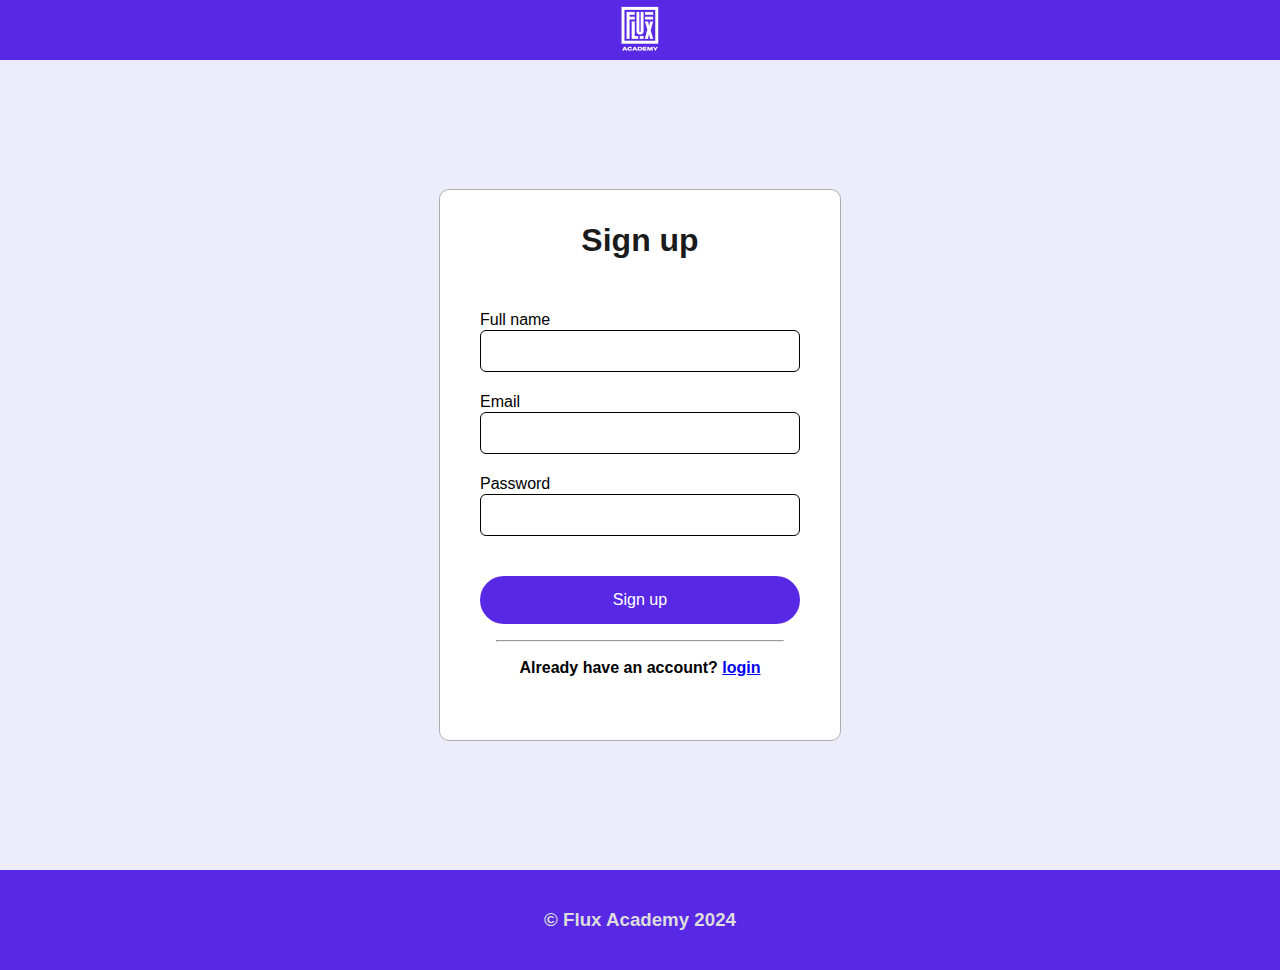
<file: html and css/create.html>
<!DOCTYPE html>
<html lang="en">
  <head>
    <meta charset="UTF-8" />
    <meta name="viewport" content="width=device-width, initial-scale=1.0" />
    <title>Document</title>
    <link rel="stylesheet" href="create.css" />
  </head>
  <body>
    <header class="d-flex">
      <img src="/images/convert.png" alt="Not found" />
    </header>
    <section class="d-flex">
      <div class="container">
        <h3 class="sign-up">Sign up</h3>

        <div class="input-feilds">
          <label for="name">Full name</label>
          <input type="name" placeholder="" /> <br />
          <label for="email">Email</label>
          <input type="email" /> <br>
          <label for="Password">Password</label>
          <input type="password"  title="Atleast use 6 characters" />

          
        </div>
        <div class="log-but">
          <button>Sign up</button>
          <hr style="margin: 5%" />
        </div>
        <div class="need">
          <h4>Already have an account? <a href="login.html"> login</a></h4>
        </div>
      </div>
    </section>
    <footer class="d-flex">
      <h3>© Flux Academy 2024</h3>
    </footer>
  </body>
</html>
</file>
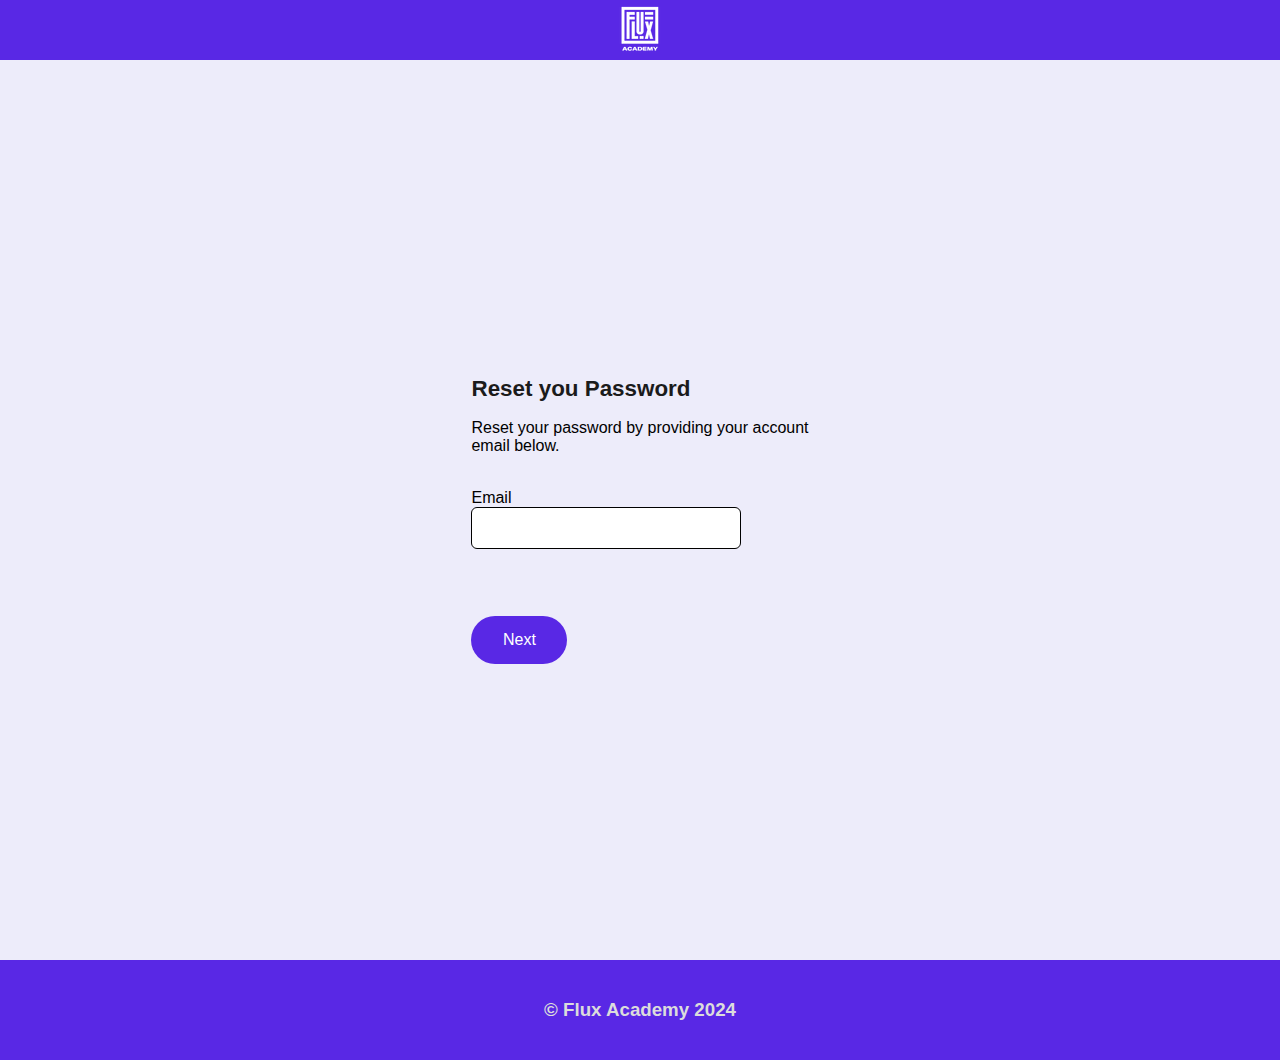
<file: html and css/forgott.html>
<!DOCTYPE html>
<html lang="en">
  <head>
    <meta charset="UTF-8" />
    <meta name="viewport" content="width=device-width, initial-scale=1.0" />
    <title>Document</title>
    <link rel="stylesheet" href="forgott.css" />
  </head>
  <body>
    <header class="d-flex">
      <img src="/images/convert.png" alt="Not found" />
    </header>
    <section class="d-flex">
      <div class="container">
        <h5 class="Reset">Reset you Password</h5>
        <p class="reset-text">
          Reset your password by providing your account <br />
          email below.
        </p>

        <div class="input-feilds">
          <label for="email">Email</label>
          <input type="email" placeholder=""  required >
        </div>
        <div class="log-but">
          <button>Next</button>
        </div>
      </div>
    </section>
    <footer class="d-flex">
      <h3>© Flux Academy 2024</h3>
    </footer>
  </body>
</html>
</file>
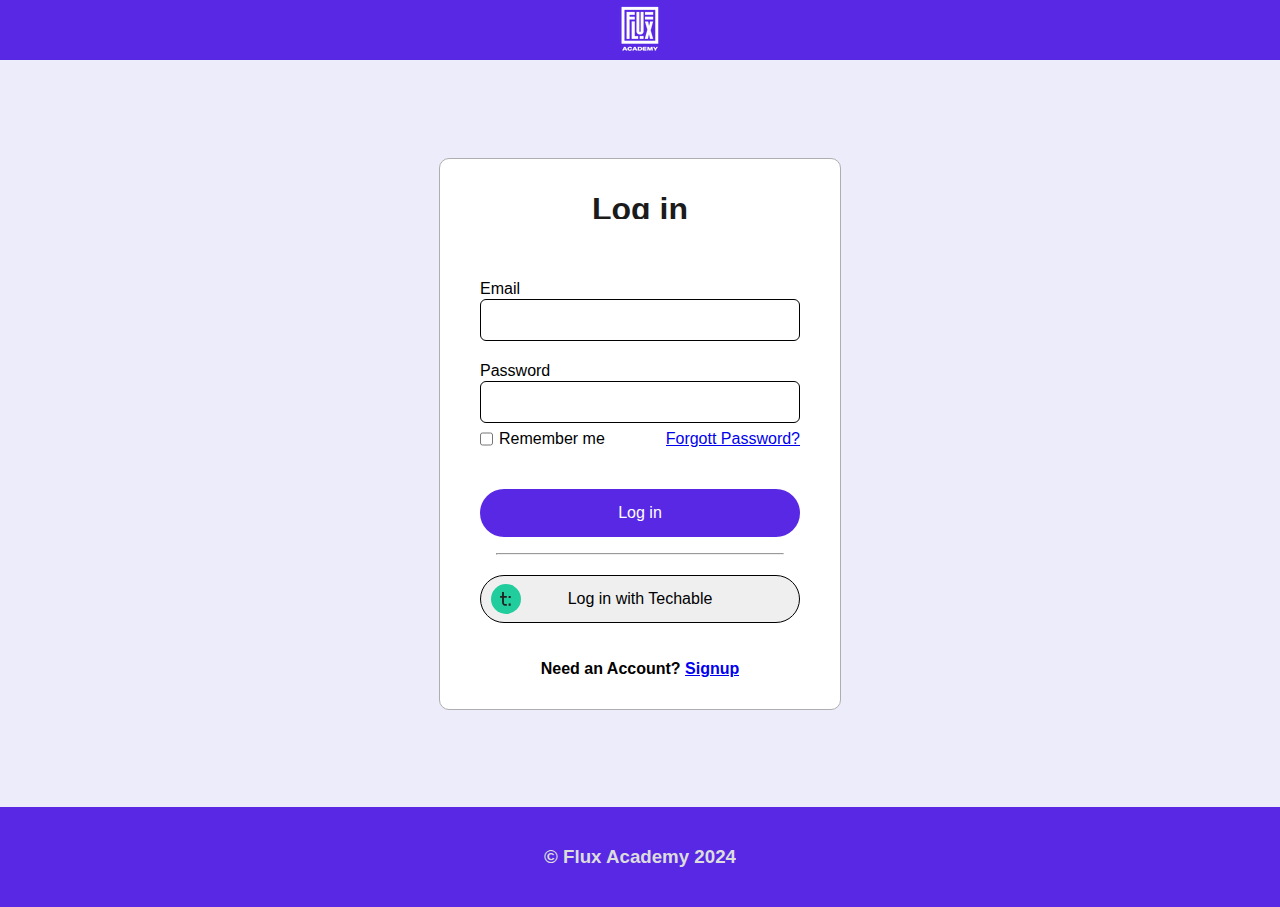
<file: html and css/login.html>
<!DOCTYPE html>
<html lang="en">
  <head>
    <meta charset="UTF-8" />
    <meta name="viewport" content="width=device-width, initial-scale=1.0" />
    <title>Document</title>
    <link rel="stylesheet" href="login.css" />
  </head>
  <body>
    <header class="d-flex">
      <img src="/images/convert.png" alt="Not found" />
    </header>
    <section class="d-flex">
      <div class="container">
        <h3 class="log-in">Log in</h3>

        <div class="input-feilds">
          <label for="email">Email</label>
          <input type="email" placeholder="" /> <br>
          <label for="Password">Password</label>
          <input type="password" />

          <div class="main">
            <div class="check">
              <label for="">Remember me</label>
              <input type="checkbox" name="" id="" />
            </div>

            <div class="Forgott">
              <a href="forgott.html">Forgott Password?</a>
            </div>

          </div>
          
        </div>
        <div class="log-but">
            <button>Log in</button>
            <hr style="margin: 5%;">
          </div> 
          
          <div class="log-with">
            <button>Log in with Techable
            </button>
          </div>
         <div class="need">
            <h4>Need an Account? <a href="signup.html">Signup</a> </h4>
         </div>
      </div>
    </section>
    <footer class="d-flex">
        <h3>© Flux Academy 2024</h3>
    </footer>
  </body>
</html>
</file>
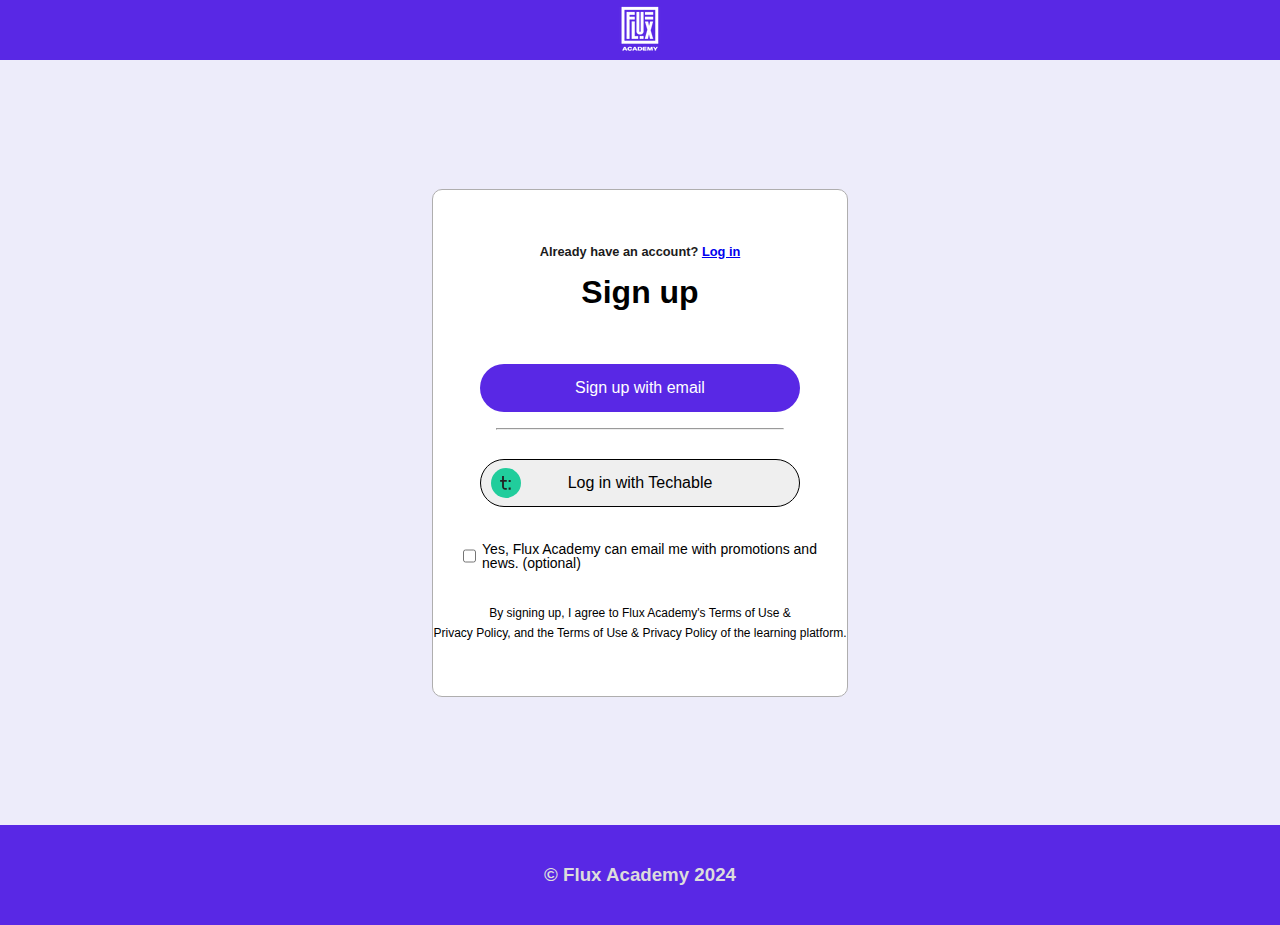
<file: html and css/signup.html>
<!DOCTYPE html>
<html lang="en">
  <head>
    <meta charset="UTF-8" />
    <meta name="viewport" content="width=device-width, initial-scale=1.0" />
    <title>Document</title>
    <link rel="stylesheet" href="signup.css" />
  </head>
  <body>
    <header class="d-flex">
      <img src="/images/convert.png" alt="Not found" />
    </header>
    <section class="d-flex">
      <div class="container">
        <h3 class="Sign-up">
          Already have an account? <a href="login.html">Log in</a>
        </h3>
        <h1 style="padding-top: 5%; font-size: 2rem">Sign up</h1>

        <div class="input-feilds"></div>
        <div class="log-but">
          <form action="create.html">
            <button>Sign up with email</button>
          </form>
          <hr style="margin: 5%" />
        </div>

        <div class="log-with">
          <button>Log in with Techable</button>
        </div>

        <div class="main">
          <div class="check">
            <label for=""
              >Yes, Flux Academy can email me with promotions and <br />
              news. (optional)</label
            >
            <input type="checkbox" name="" id="" />
          </div>
        </div>

        <div class="policy">
          <p>
            By signing up, I agree to Flux Academy's Terms of Use & <br />
            Privacy Policy, and the Terms of Use & Privacy Policy of the
            learning platform.
          </p>
        </div>
      </div>
    </section>
    <footer class="d-flex">
      <h3>© Flux Academy 2024</h3>
    </footer>
  </body>
</html>
</file>
<file: html and css/create.css>
* {
    margin: 0;
    padding: 0;
  }
  .d-flex {
    display: flex;
    justify-content: center;
    align-items: center;
  }
  body {
    background: #edecfa;
    font-family: "Gill Sans", "Gill Sans MT", Calibri, "Trebuchet MS", sans-serif;
  }
  header {
    background-color: #5928e5;
    margin: auto;
  }
  section {
    height: 90vh;
    line-height: 20px;
  }
  .container {
    height: 550px;
    width: 400px;
    border: 1px solid rgb(175, 174, 174);
    background-color: rgb(255, 255, 255);
    border-radius: 10px;
    display: flex;
    flex-direction: column;
    align-items: center;
  }
  .sign-up {
    padding-top: 10%;
    font-size: 2rem;
    font-family: Arial, Helvetica, sans-serif;
    color: rgb(27, 27, 27);
  }
  input[type="email"] {
    height: 40px;
    font-size: 16px;
    padding-left: 3%;
    border-radius: 6px;
    border: 1px solid black;
    transition: all 0.2s ease-in;
    &:focus {
      outline: 1px solid #5928e5;
    }
  }
  input[type="Password"] {
    height: 40px;
    font-size: 16px;
    padding-left: 3%;
    border-radius: 6px;
    border: 1px solid black;
    transition: all 0.2s ease-in;
    &:focus {
      outline: 1px solid #5928e5;
    }
  }
  input[type="name"] {
    height: 40px;
    font-size: 16px;
    padding-left: 3%;
    border-radius: 6px;
    border: 1px solid black;
    transition: all 0.2s ease-in;
    &:focus {
      outline: 1px solid #5928e5;
    }
  }
  .input-feilds {
    display: flex;
    flex-direction: column;
    width: 80%;
    padding-top: 15%;
  }
  .log-but button {
    width: 20rem;
    height: 3rem;
    border-radius: 100px;
    font-size: 1rem;
    background-color: #5928e5;
    border: none;
    color: white;
    &:hover {
      background-color: white;
      color: #5928e5;
      border: 1px solid #5928e5;
    }
    &:active {
      background-color: #5928e5;
      color: white;
    }
  }
  .log-but {
    padding-top: 10%;
  }
 
  footer {
    height: 100px;
    background-color: #5928e5;
    color: gainsboro;
  }
  @media  screen and (max-width: 600px) {
    .container{
      border: 0px ;
      background-color: transparent;
    }
    .log-but button{
    width: 200px;
    }
  }
</file>
<file: html and css/forgott.css>
* {
  margin: 0;
  padding: 0;
}
.d-flex {
  display: flex;
  justify-content: center;
  align-items: center;
}
body {
  background: #edecfa;
  font-family: "Gill Sans", "Gill Sans MT", Calibri, "Trebuchet MS", sans-serif;
}
header {
  background-color: #5928e5;
  margin: auto;
}
section {
  height: 100vh;

}
.reset .container {
  height: 350px;
  width: 372px;
  border: 1px solid rgb(255, 0, 0);
  background-color: rgb(255, 255, 255);
  display: flex;
  flex-direction: column;
  align-items: center;
}
.Reset {
  padding-top: 6%;
  font-size: 1.4rem;
  font-family: Arial, Helvetica, sans-serif;
  color: rgb(27, 27, 27);
}
.reset-text {
  padding-top: 5%;
}
input[type="email"] {
  height: 40px;
  font-size: 16px;
  padding-left: 3%;
  border-radius: 6px;
  border: 1px solid black;
  transition: all 0.2s ease-in;
  &:focus {
    outline: 1px solid #5928e5;
  }
}
.input-feilds {
  display: flex;
  flex-direction: column;
  width: 80%;
  padding-top: 10%;
}
.log-but button {
  width: 6rem;
  height: 3rem;
  border-radius: 100px;
  font-size: 1rem;
  background-color: #5928e5;
  border: none;
  color: white;
  &:hover {
    background-color: white;
    color: #5928e5;
    border: 1px solid #5928e5;
  }
  &:active {
    background-color: #5928e5;
    color: white;
  }
}
.log-but {
  padding-top: 20%;
}
footer {
  height: 100px;
  background-color: #5928e5;
  color: gainsboro;
}
</file>
<file: html and css/login.css>
* {
  margin: 0;
  padding: 0;
  overflow: hidden;
}
.d-flex {
  display: flex;
  justify-content: center;
  align-items: center;
}
body {
  background: #edecfa;
  font-family: "Gill Sans", "Gill Sans MT", Calibri, "Trebuchet MS", sans-serif;
}
header {
  background-color: #5928e5;
  margin: auto;
}
section {
  height: 83vh;
  line-height: 20px;
}
.container {
  height: 550px;
  width: 400px;
  border: 1px solid rgb(175, 174, 174);
  background-color: rgb(255, 255, 255);
  border-radius: 10px;
  display: flex;
  flex-direction: column;
  align-items: center;
}
.log-in {
  padding-top: 10%;
  font-size: 2rem;
  font-family: Arial, Helvetica, sans-serif;
  color: rgb(27, 27, 27);
}
input[type="email"] {
  height: 40px;
  font-size: 16px;
  padding-left: 3%;
  border-radius: 6px;
  border: 1px solid black;
  transition: all 0.2s ease-in;
  &:focus {
    outline: 1px solid #5928e5;
  }
}
input[type="Password"] {
  height: 40px;
  font-size: 16px;
  padding-left: 3%;
  border-radius: 6px;
  border: 1px solid black;
  transition: all 0.2s ease-in;
  &:focus {
    outline: 1px solid #5928e5;
  }
}
.check {
  display: flex;
  flex-direction: row-reverse;
  align-self: flex-start;
  padding-top: 2%;
  gap: 6px;
}
.Forgott {
  flex-direction: row;
  align-self: flex-end;
}

.main {
  display: flex;
  justify-content: space-between;
}
.input-feilds {
  display: flex;
  flex-direction: column;
  width: 80%;
  padding-top: 15%;
}
.log-but button {
  width: 20rem;
  height: 3rem;
  border-radius: 100px;
  font-size: 1rem;
  background-color: #5928e5;
  border: none;
  color: white;
  &:hover {
    background-color: white;
    color: #5928e5;
    border: 1px solid #5928e5;
  }
  &:active {
    background-color: #5928e5;
    color: white;
  }
}
.log-but {
  padding-top: 10%;
}
.log-with button {
  width: 20rem;
  height: 3rem;
  border-radius: 100px;
  font-size: 1rem;
  border: 1px solid black;
  background-image: url(/images/te.svg);
  background-size: 30px;
  background-repeat: no-repeat;
  background-position: 10px;
  &:hover{
    background-color: white;
  }
  &:active {
    background-color: gainsboro;
    color: rgb(0, 0, 0);
  }
}
.log-with {
  padding-top: 1%;
}
.need {
  padding-top: 9%;
}
footer {
  height: 100px;
  background-color: #5928e5;
  color: gainsboro;
}
@media  screen and (max-width: 600px) {
  .container{
    border: 0px ;
    background-color: transparent;
  }
  .log-but button{
    width: 100px;
    height: 30px;
    font-size: 13px;
  }
  .log-with button{
    width: 150px;
    height: 30px;
    font-size: 9px;
    padding-left: 10%;
    background-size: 20px;
  }
  .Forgott, .check, .need{
    font-size: 12px;
  }
  .input-feilds{
    width: 230px;
    height: 150px;
  }
  
}
</file>
<file: html and css/signup.css>
* {
  margin: 0;
  padding: 0;
}
.d-flex {
  display: flex;
  justify-content: center;
  align-items: center;
}
body {
  background: #edecfa;
  font-family: "Gill Sans", "Gill Sans MT", Calibri, "Trebuchet MS", sans-serif;
}
header {
  background-color: #5928e5;
  margin: auto;
}
section {
  height: 85vh;
  line-height: 20px;
}
.container {
  height: 506px;
  width: 414px;
  border: 1px solid rgb(175, 174, 174);
  background-color: rgb(255, 255, 255);
  border-radius: 10px;
  display: flex;
  flex-direction: column;
  align-items: center;
  justify-content: center;
}
.Sign-up {
  font-size: 0.8rem;
  font-family: Arial, Helvetica, sans-serif;
  color: rgb(27, 27, 27);
}
.check {
  line-height: 1;
  display: flex;
  flex-direction: row-reverse;
  padding-top: 10%;
  font-size: 14px;
  gap: 6px;
}
.main {
  display: flex;
  justify-content: space-between;
}
.input-feilds {
  display: flex;
  flex-direction: column;
  width: 80%;
  padding-top: 15%;
}
.log-but button {
  width: 20rem;
  height: 3rem;
  border-radius: 100px;
  font-size: 1rem;
  background-color: #5928e5;
  border: none;
  color: white;
  &:hover {
    background-color: white;
    color: #5928e5;
    border: 1px solid #5928e5;
  }
  &:active {
    background-color: #5928e5;
    color: white;
  }
}
/* .log-but {
  padding-top: %;
} */
.log-with button {
  width: 20rem;
  height: 3rem;
  border-radius: 100px;
  font-size: 1rem;
  border: 1px solid black;
  background-image: url(/images/te.svg);
  background-size: 30px;
  background-repeat: no-repeat;
  background-position: 10px;
  &:hover{
    background-color: white;
  }
  &:active {
    background-color: gainsboro;
    color: rgb(0, 0, 0);
  }
}
.log-with {
  padding-top: 3%;
}
footer {
  height: 100px;
  background-color: #5928e5;
  color: gainsboro;
}
@media  screen and (max-width: 600px) {
  .container{
    border: 0px ;
    background-color: transparent;
  }
}
.policy >p{
  display: flex;
  justify-content: center;
  text-align: center;
  padding-top: 8%;
  font-size: 12px;
}
</file>
